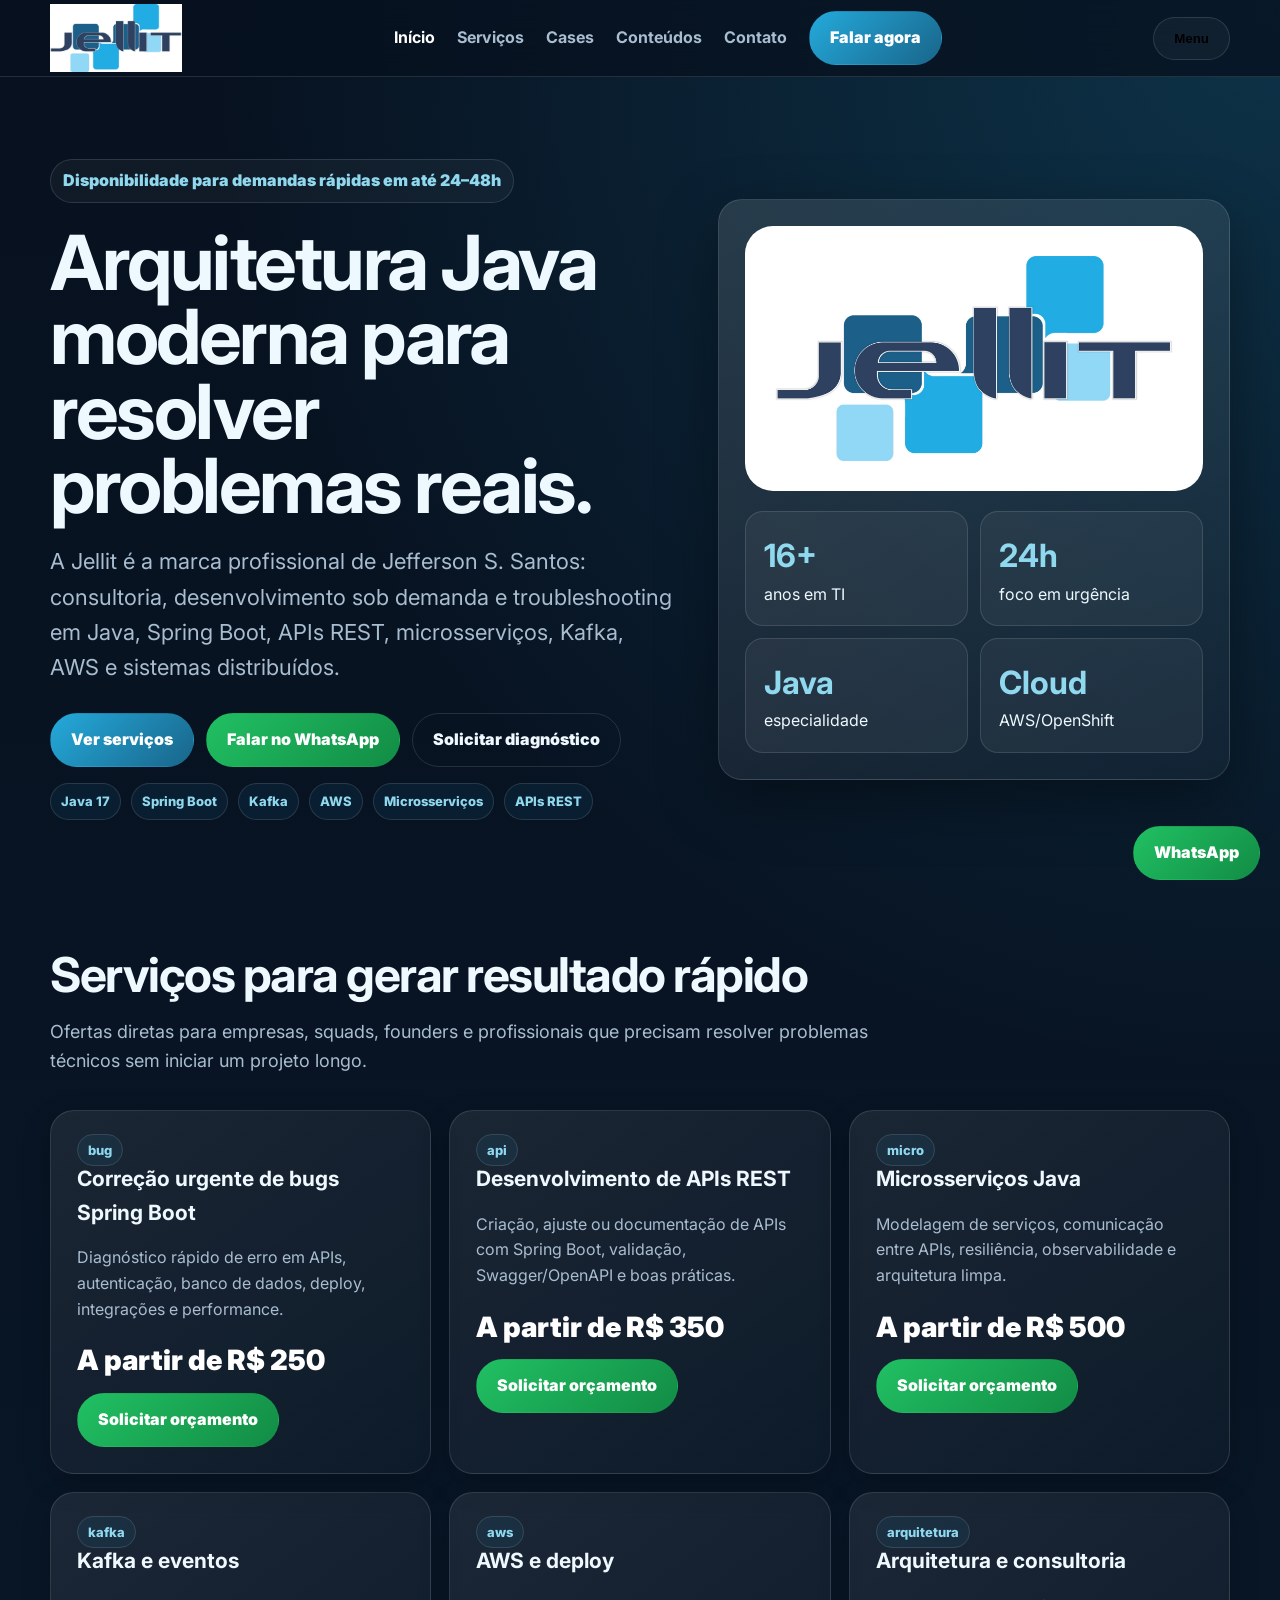
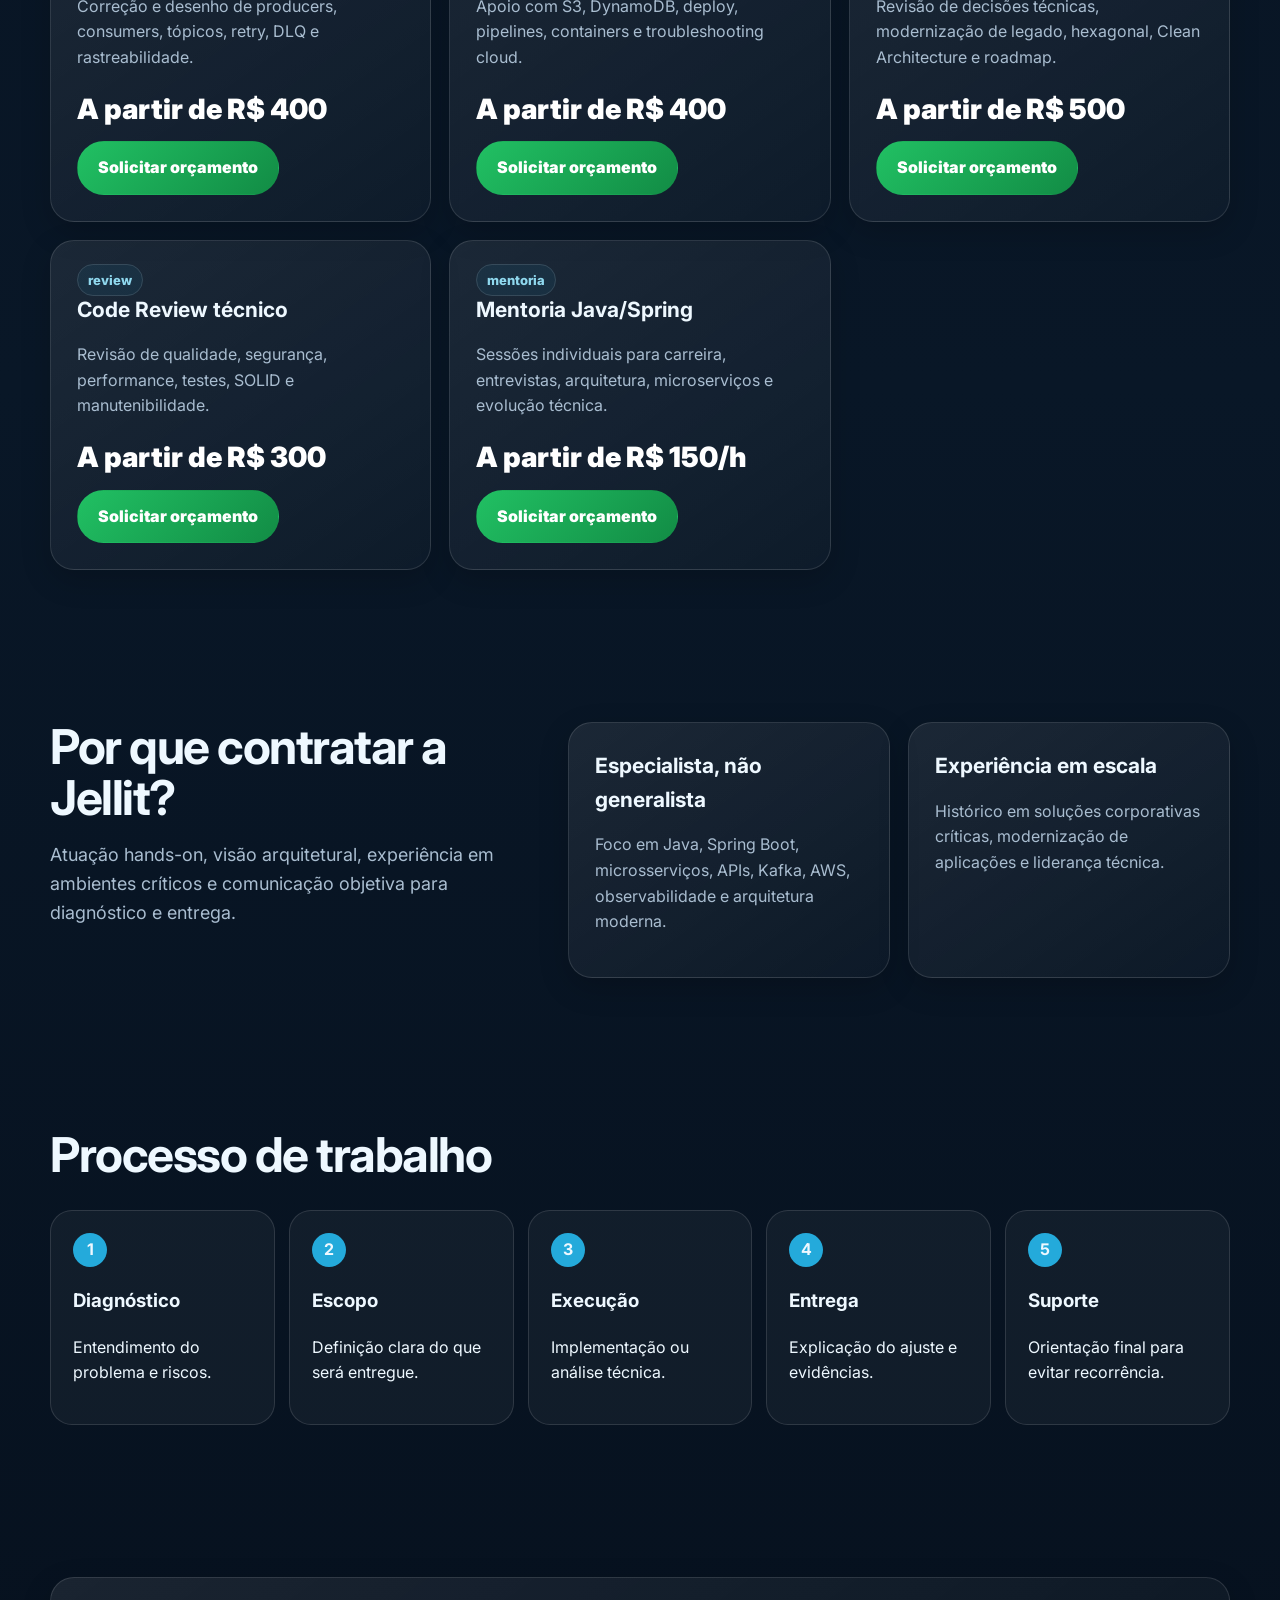
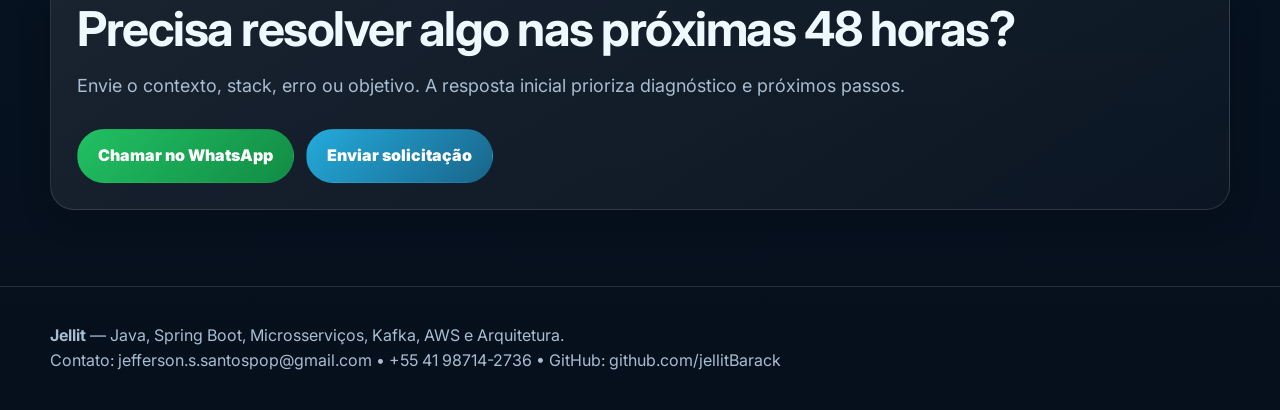
<file: index.html>
<!doctype html><html lang="pt-BR"><head><meta charset="utf-8"><meta name="viewport" content="width=device-width,initial-scale=1"><title>Jellit | Consultoria Java, Spring Boot e Microsserviços</title><meta name="description" content="Especialista Java para correção de bugs, APIs REST, microsserviços, Kafka, AWS e arquitetura de software."><meta name="theme-color" content="#1ea7d8"><link rel="canonical" href="https://SEU-USUARIO.github.io/jellit-site/"><meta property="og:title" content="Jellit | Consultoria Java, Spring Boot e Microsserviços"><meta property="og:description" content="Especialista Java para correção de bugs, APIs REST, microsserviços, Kafka, AWS e arquitetura de software."><meta property="og:type" content="website"><meta property="og:image" content="assets/img/jellit-logo.jpeg"><meta name="twitter:card" content="summary_large_image"><link rel="manifest" href="site.webmanifest"><link rel="icon" href="assets/img/jellit-logo.jpeg"><link rel="preconnect" href="https://fonts.googleapis.com"><link rel="preconnect" href="https://fonts.gstatic.com" crossorigin><link href="https://fonts.googleapis.com/css2?family=Inter:wght@400;700;800;900&display=swap" rel="stylesheet"><link rel="stylesheet" href="css/styles.css"><script type="application/ld+json">{"@context":"https://schema.org","@type":"ProfessionalService","name":"Jellit","description":"Consultoria Java, Spring Boot, microsserviços, APIs REST, Kafka e AWS.","areaServed":"Brasil","email":"jefferson.s.santospop@gmail.com","telephone":"+55 41 98714-2736"}</script></head><body><header class="topbar"><div class="container nav"><a class="brand" href="index.html"><img src="assets/img/jellit-logo.jpeg" alt="Jellit"></a><nav class="menu"><a href="index.html" style=color:white>Início</a><a href="services.html" >Serviços</a><a href="cases.html" >Cases</a><a href="blog.html" >Conteúdos</a><a href="contact.html" >Contato</a><a class="btn btn-primary" data-wa="geral" href="#">Falar agora</a></nav><button class="btn mobile-toggle">Menu</button></div></header>
<main><section class="hero"><div class="container grid"><div><span class="eyebrow">Disponibilidade para demandas rápidas em até 24–48h</span><h1>Arquitetura Java moderna para resolver problemas reais.</h1><p class="lead">A Jellit é a marca profissional de Jefferson S. Santos: consultoria, desenvolvimento sob demanda e troubleshooting em Java, Spring Boot, APIs REST, microsserviços, Kafka, AWS e sistemas distribuídos.</p><div class="actions"><a class="btn btn-primary" href="services.html">Ver serviços</a><a class="btn btn-whats" data-wa="geral" href="#">Falar no WhatsApp</a><a class="btn btn-ghost" href="contact.html">Solicitar diagnóstico</a></div><div class="taglist"><span class="tag">Java 17</span><span class="tag">Spring Boot</span><span class="tag">Kafka</span><span class="tag">AWS</span><span class="tag">Microsserviços</span><span class="tag">APIs REST</span></div></div><aside class="hero-card"><div class="hero-logo"><img src="assets/img/jellit-logo.jpeg" alt="Logotipo Jellit"></div><div class="metrics"><div class="metric"><strong>16+</strong>anos em TI</div><div class="metric"><strong>24h</strong>foco em urgência</div><div class="metric"><strong>Java</strong>especialidade</div><div class="metric"><strong>Cloud</strong>AWS/OpenShift</div></div></aside></div></section><section class="section"><div class="container"><h2>Serviços para gerar resultado rápido</h2><p class="sub">Ofertas diretas para empresas, squads, founders e profissionais que precisam resolver problemas técnicos sem iniciar um projeto longo.</p><div class="cards"><article class="card"><span class="tag">bug</span><h3>Correção urgente de bugs Spring Boot</h3><p>Diagnóstico rápido de erro em APIs, autenticação, banco de dados, deploy, integrações e performance.</p><div class="price">A partir de R$ 250</div><a class="btn btn-whats" data-wa="bug" href="#">Solicitar orçamento</a></article><article class="card"><span class="tag">api</span><h3>Desenvolvimento de APIs REST</h3><p>Criação, ajuste ou documentação de APIs com Spring Boot, validação, Swagger/OpenAPI e boas práticas.</p><div class="price">A partir de R$ 350</div><a class="btn btn-whats" data-wa="api" href="#">Solicitar orçamento</a></article><article class="card"><span class="tag">micro</span><h3>Microsserviços Java</h3><p>Modelagem de serviços, comunicação entre APIs, resiliência, observabilidade e arquitetura limpa.</p><div class="price">A partir de R$ 500</div><a class="btn btn-whats" data-wa="micro" href="#">Solicitar orçamento</a></article><article class="card"><span class="tag">kafka</span><h3>Kafka e eventos</h3><p>Correção e desenho de producers, consumers, tópicos, retry, DLQ e rastreabilidade.</p><div class="price">A partir de R$ 400</div><a class="btn btn-whats" data-wa="kafka" href="#">Solicitar orçamento</a></article><article class="card"><span class="tag">aws</span><h3>AWS e deploy</h3><p>Apoio com S3, DynamoDB, deploy, pipelines, containers e troubleshooting cloud.</p><div class="price">A partir de R$ 400</div><a class="btn btn-whats" data-wa="aws" href="#">Solicitar orçamento</a></article><article class="card"><span class="tag">arquitetura</span><h3>Arquitetura e consultoria</h3><p>Revisão de decisões técnicas, modernização de legado, hexagonal, Clean Architecture e roadmap.</p><div class="price">A partir de R$ 500</div><a class="btn btn-whats" data-wa="arquitetura" href="#">Solicitar orçamento</a></article><article class="card"><span class="tag">review</span><h3>Code Review técnico</h3><p>Revisão de qualidade, segurança, performance, testes, SOLID e manutenibilidade.</p><div class="price">A partir de R$ 300</div><a class="btn btn-whats" data-wa="review" href="#">Solicitar orçamento</a></article><article class="card"><span class="tag">mentoria</span><h3>Mentoria Java/Spring</h3><p>Sessões individuais para carreira, entrevistas, arquitetura, microserviços e evolução técnica.</p><div class="price">A partir de R$ 150/h</div><a class="btn btn-whats" data-wa="mentoria" href="#">Solicitar orçamento</a></article></div></div></section><section class="section"><div class="container split"><div><h2>Por que contratar a Jellit?</h2><p class="sub">Atuação hands-on, visão arquitetural, experiência em ambientes críticos e comunicação objetiva para diagnóstico e entrega.</p></div><div class="cards" style="grid-template-columns:1fr 1fr;margin-top:0"><div class="card"><h3>Especialista, não generalista</h3><p>Foco em Java, Spring Boot, microsserviços, APIs, Kafka, AWS, observabilidade e arquitetura moderna.</p></div><div class="card"><h3>Experiência em escala</h3><p>Histórico em soluções corporativas críticas, modernização de aplicações e liderança técnica.</p></div></div></div></section><section class="section"><div class="container"><h2>Processo de trabalho</h2><div class="process"><div class="step"><b>1</b><h3>Diagnóstico</h3><p>Entendimento do problema e riscos.</p></div><div class="step"><b>2</b><h3>Escopo</h3><p>Definição clara do que será entregue.</p></div><div class="step"><b>3</b><h3>Execução</h3><p>Implementação ou análise técnica.</p></div><div class="step"><b>4</b><h3>Entrega</h3><p>Explicação do ajuste e evidências.</p></div><div class="step"><b>5</b><h3>Suporte</h3><p>Orientação final para evitar recorrência.</p></div></div></div></section><section class="section"><div class="container"><div class="card"><h2>Precisa resolver algo nas próximas 48 horas?</h2><p class="sub">Envie o contexto, stack, erro ou objetivo. A resposta inicial prioriza diagnóstico e próximos passos.</p><div class="actions"><a class="btn btn-whats" data-wa="geral" href="#">Chamar no WhatsApp</a><a class="btn btn-primary" href="contact.html">Enviar solicitação</a></div></div></div></section></main><a class="btn btn-whats floating-whats" data-wa="geral" href="#">WhatsApp</a><footer class="footer"><div class="container"><strong>Jellit</strong> — Java, Spring Boot, Microsserviços, Kafka, AWS e Arquitetura. <br>Contato: jefferson.s.santospop@gmail.com • +55 41 98714-2736 • GitHub: github.com/jellitBarack</div></footer><script src="js/app.js"></script></body></html>
</file>
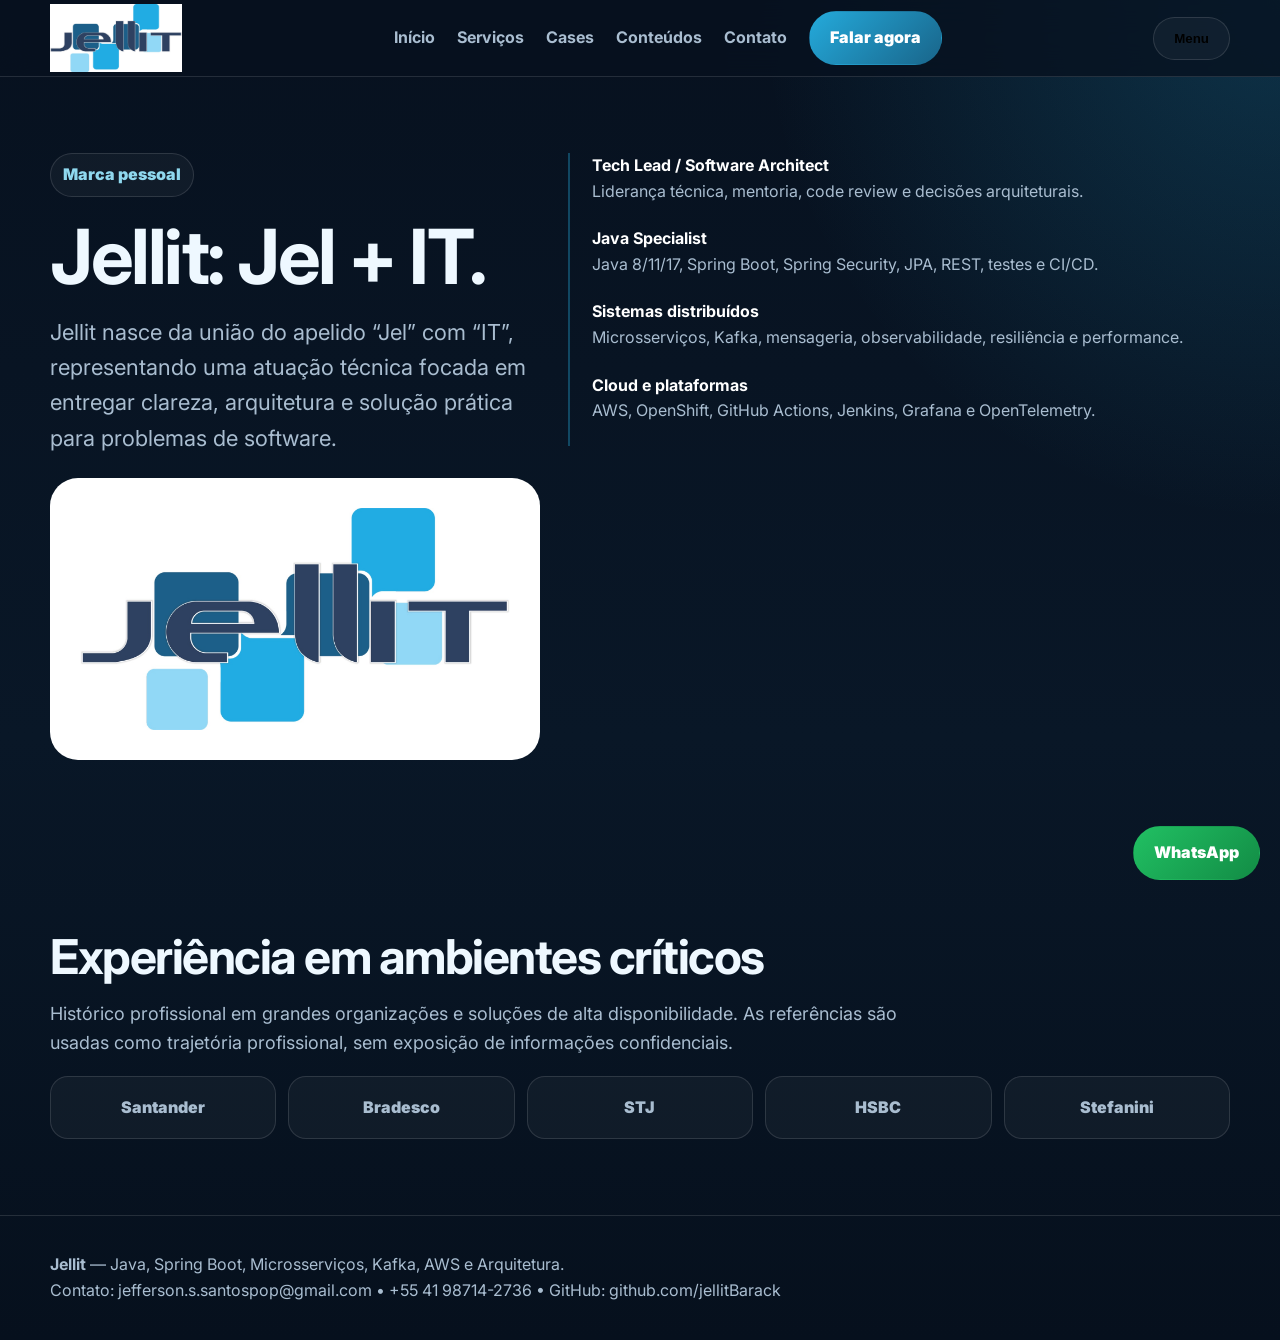
<file: about.html>
<!doctype html><html lang="pt-BR"><head><meta charset="utf-8"><meta name="viewport" content="width=device-width,initial-scale=1"><title>Sobre a Jellit | Jefferson S. Santos</title><meta name="description" content="Conheça a Jellit, marca profissional de Jefferson S. Santos para consultoria Java, Spring Boot e arquitetura."><meta name="theme-color" content="#1ea7d8"><link rel="canonical" href="https://SEU-USUARIO.github.io/jellit-site/about.html"><meta property="og:title" content="Sobre a Jellit | Jefferson S. Santos"><meta property="og:description" content="Conheça a Jellit, marca profissional de Jefferson S. Santos para consultoria Java, Spring Boot e arquitetura."><meta property="og:type" content="website"><meta property="og:image" content="assets/img/jellit-logo.jpeg"><meta name="twitter:card" content="summary_large_image"><link rel="manifest" href="site.webmanifest"><link rel="icon" href="assets/img/jellit-logo.jpeg"><link rel="preconnect" href="https://fonts.googleapis.com"><link rel="preconnect" href="https://fonts.gstatic.com" crossorigin><link href="https://fonts.googleapis.com/css2?family=Inter:wght@400;700;800;900&display=swap" rel="stylesheet"><link rel="stylesheet" href="css/styles.css"><script type="application/ld+json">{"@context":"https://schema.org","@type":"ProfessionalService","name":"Jellit","description":"Consultoria Java, Spring Boot, microsserviços, APIs REST, Kafka e AWS.","areaServed":"Brasil","email":"jefferson.s.santospop@gmail.com","telephone":"+55 41 98714-2736"}</script></head><body><header class="topbar"><div class="container nav"><a class="brand" href="index.html"><img src="assets/img/jellit-logo.jpeg" alt="Jellit"></a><nav class="menu"><a href="index.html" >Início</a><a href="services.html" >Serviços</a><a href="cases.html" >Cases</a><a href="blog.html" >Conteúdos</a><a href="contact.html" >Contato</a><a class="btn btn-primary" data-wa="geral" href="#">Falar agora</a></nav><button class="btn mobile-toggle">Menu</button></div></header><main><section class="section"><div class="container split"><div><span class="eyebrow">Marca pessoal</span><h1>Jellit: Jel + IT.</h1><p class="lead">Jellit nasce da união do apelido “Jel” com “IT”, representando uma atuação técnica focada em entregar clareza, arquitetura e solução prática para problemas de software.</p><div class="hero-logo"><img src="assets/img/jellit-logo.jpeg" alt="Logotipo Jellit"></div></div><div class="timeline"><div class="timeline-item"><strong>Tech Lead / Software Architect</strong><span>Liderança técnica, mentoria, code review e decisões arquiteturais.</span></div><div class="timeline-item"><strong>Java Specialist</strong><span>Java 8/11/17, Spring Boot, Spring Security, JPA, REST, testes e CI/CD.</span></div><div class="timeline-item"><strong>Sistemas distribuídos</strong><span>Microsserviços, Kafka, mensageria, observabilidade, resiliência e performance.</span></div><div class="timeline-item"><strong>Cloud e plataformas</strong><span>AWS, OpenShift, GitHub Actions, Jenkins, Grafana e OpenTelemetry.</span></div></div></div></section><section class="section"><div class="container"><h2>Experiência em ambientes críticos</h2><p class="sub">Histórico profissional em grandes organizações e soluções de alta disponibilidade. As referências são usadas como trajetória profissional, sem exposição de informações confidenciais.</p><div class="logos"><div class="logo-pill">Santander</div><div class="logo-pill">Bradesco</div><div class="logo-pill">STJ</div><div class="logo-pill">HSBC</div><div class="logo-pill">Stefanini</div></div></div></section></main><a class="btn btn-whats floating-whats" data-wa="geral" href="#">WhatsApp</a><footer class="footer"><div class="container"><strong>Jellit</strong> — Java, Spring Boot, Microsserviços, Kafka, AWS e Arquitetura. <br>Contato: jefferson.s.santospop@gmail.com • +55 41 98714-2736 • GitHub: github.com/jellitBarack</div></footer><script src="js/app.js"></script></body></html>
</file>
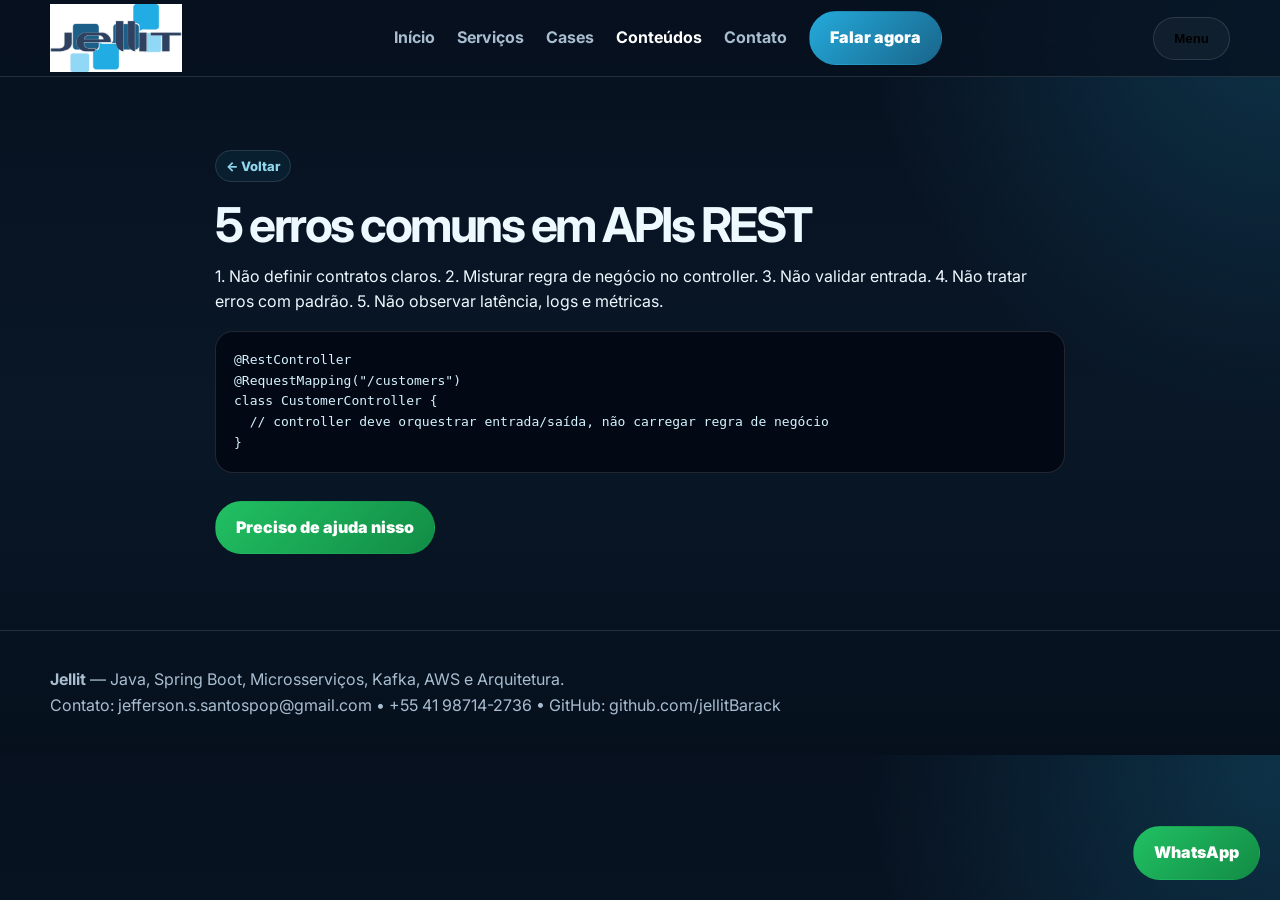
<file: blog-api-rest.html>
<!doctype html><html lang="pt-BR"><head><meta charset="utf-8"><meta name="viewport" content="width=device-width,initial-scale=1"><title>5 erros comuns em APIs REST | Jellit</title><meta name="description" content="5 erros comuns em APIs REST"><meta name="theme-color" content="#1ea7d8"><link rel="canonical" href="https://SEU-USUARIO.github.io/jellit-site/blog-api-rest.html"><meta property="og:title" content="5 erros comuns em APIs REST | Jellit"><meta property="og:description" content="5 erros comuns em APIs REST"><meta property="og:type" content="website"><meta property="og:image" content="assets/img/jellit-logo.jpeg"><meta name="twitter:card" content="summary_large_image"><link rel="manifest" href="site.webmanifest"><link rel="icon" href="assets/img/jellit-logo.jpeg"><link rel="preconnect" href="https://fonts.googleapis.com"><link rel="preconnect" href="https://fonts.gstatic.com" crossorigin><link href="https://fonts.googleapis.com/css2?family=Inter:wght@400;700;800;900&display=swap" rel="stylesheet"><link rel="stylesheet" href="css/styles.css"><script type="application/ld+json">{"@context":"https://schema.org","@type":"ProfessionalService","name":"Jellit","description":"Consultoria Java, Spring Boot, microsserviços, APIs REST, Kafka e AWS.","areaServed":"Brasil","email":"jefferson.s.santospop@gmail.com","telephone":"+55 41 98714-2736"}</script></head><body><header class="topbar"><div class="container nav"><a class="brand" href="index.html"><img src="assets/img/jellit-logo.jpeg" alt="Jellit"></a><nav class="menu"><a href="index.html" >Início</a><a href="services.html" >Serviços</a><a href="cases.html" >Cases</a><a href="blog.html" style=color:white>Conteúdos</a><a href="contact.html" >Contato</a><a class="btn btn-primary" data-wa="geral" href="#">Falar agora</a></nav><button class="btn mobile-toggle">Menu</button></div></header><main><section class="section"><div class="container post"><a class="tag" href="blog.html">← Voltar</a><h1>5 erros comuns em APIs REST</h1><p>1. Não definir contratos claros. 2. Misturar regra de negócio no controller. 3. Não validar entrada. 4. Não tratar erros com padrão. 5. Não observar latência, logs e métricas.</p><pre><code>@RestController
@RequestMapping("/customers")
class CustomerController {
  // controller deve orquestrar entrada/saída, não carregar regra de negócio
}</code></pre><div class="actions"><a class="btn btn-whats" data-wa="geral" href="#">Preciso de ajuda nisso</a></div></div></section></main><a class="btn btn-whats floating-whats" data-wa="geral" href="#">WhatsApp</a><footer class="footer"><div class="container"><strong>Jellit</strong> — Java, Spring Boot, Microsserviços, Kafka, AWS e Arquitetura. <br>Contato: jefferson.s.santospop@gmail.com • +55 41 98714-2736 • GitHub: github.com/jellitBarack</div></footer><script src="js/app.js"></script></body></html>
</file>
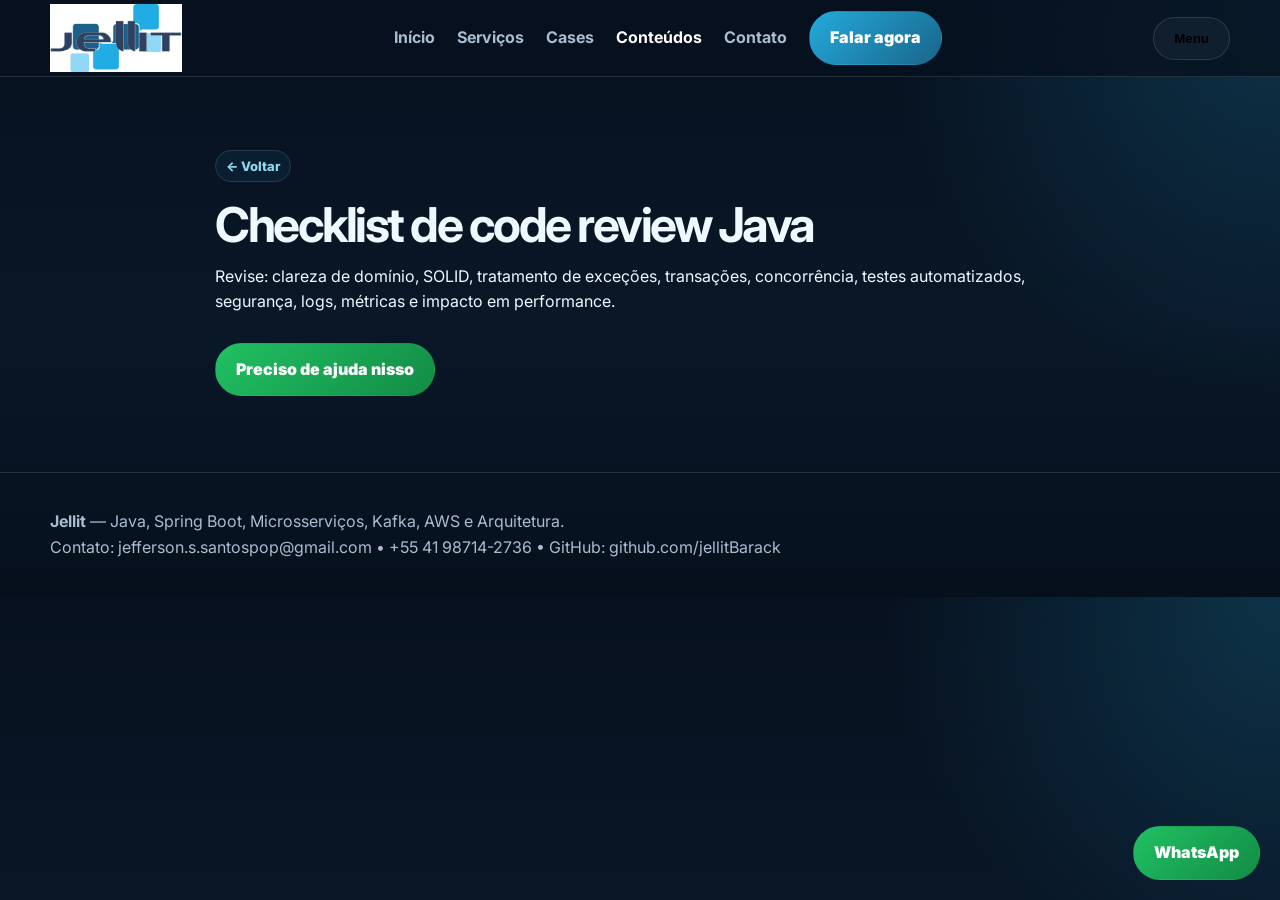
<file: blog-code-review-java.html>
<!doctype html><html lang="pt-BR"><head><meta charset="utf-8"><meta name="viewport" content="width=device-width,initial-scale=1"><title>Checklist de code review Java | Jellit</title><meta name="description" content="Checklist de code review Java"><meta name="theme-color" content="#1ea7d8"><link rel="canonical" href="https://SEU-USUARIO.github.io/jellit-site/blog-code-review-java.html"><meta property="og:title" content="Checklist de code review Java | Jellit"><meta property="og:description" content="Checklist de code review Java"><meta property="og:type" content="website"><meta property="og:image" content="assets/img/jellit-logo.jpeg"><meta name="twitter:card" content="summary_large_image"><link rel="manifest" href="site.webmanifest"><link rel="icon" href="assets/img/jellit-logo.jpeg"><link rel="preconnect" href="https://fonts.googleapis.com"><link rel="preconnect" href="https://fonts.gstatic.com" crossorigin><link href="https://fonts.googleapis.com/css2?family=Inter:wght@400;700;800;900&display=swap" rel="stylesheet"><link rel="stylesheet" href="css/styles.css"><script type="application/ld+json">{"@context":"https://schema.org","@type":"ProfessionalService","name":"Jellit","description":"Consultoria Java, Spring Boot, microsserviços, APIs REST, Kafka e AWS.","areaServed":"Brasil","email":"jefferson.s.santospop@gmail.com","telephone":"+55 41 98714-2736"}</script></head><body><header class="topbar"><div class="container nav"><a class="brand" href="index.html"><img src="assets/img/jellit-logo.jpeg" alt="Jellit"></a><nav class="menu"><a href="index.html" >Início</a><a href="services.html" >Serviços</a><a href="cases.html" >Cases</a><a href="blog.html" style=color:white>Conteúdos</a><a href="contact.html" >Contato</a><a class="btn btn-primary" data-wa="geral" href="#">Falar agora</a></nav><button class="btn mobile-toggle">Menu</button></div></header><main><section class="section"><div class="container post"><a class="tag" href="blog.html">← Voltar</a><h1>Checklist de code review Java</h1><p>Revise: clareza de domínio, SOLID, tratamento de exceções, transações, concorrência, testes automatizados, segurança, logs, métricas e impacto em performance.</p><div class="actions"><a class="btn btn-whats" data-wa="geral" href="#">Preciso de ajuda nisso</a></div></div></section></main><a class="btn btn-whats floating-whats" data-wa="geral" href="#">WhatsApp</a><footer class="footer"><div class="container"><strong>Jellit</strong> — Java, Spring Boot, Microsserviços, Kafka, AWS e Arquitetura. <br>Contato: jefferson.s.santospop@gmail.com • +55 41 98714-2736 • GitHub: github.com/jellitBarack</div></footer><script src="js/app.js"></script></body></html>
</file>
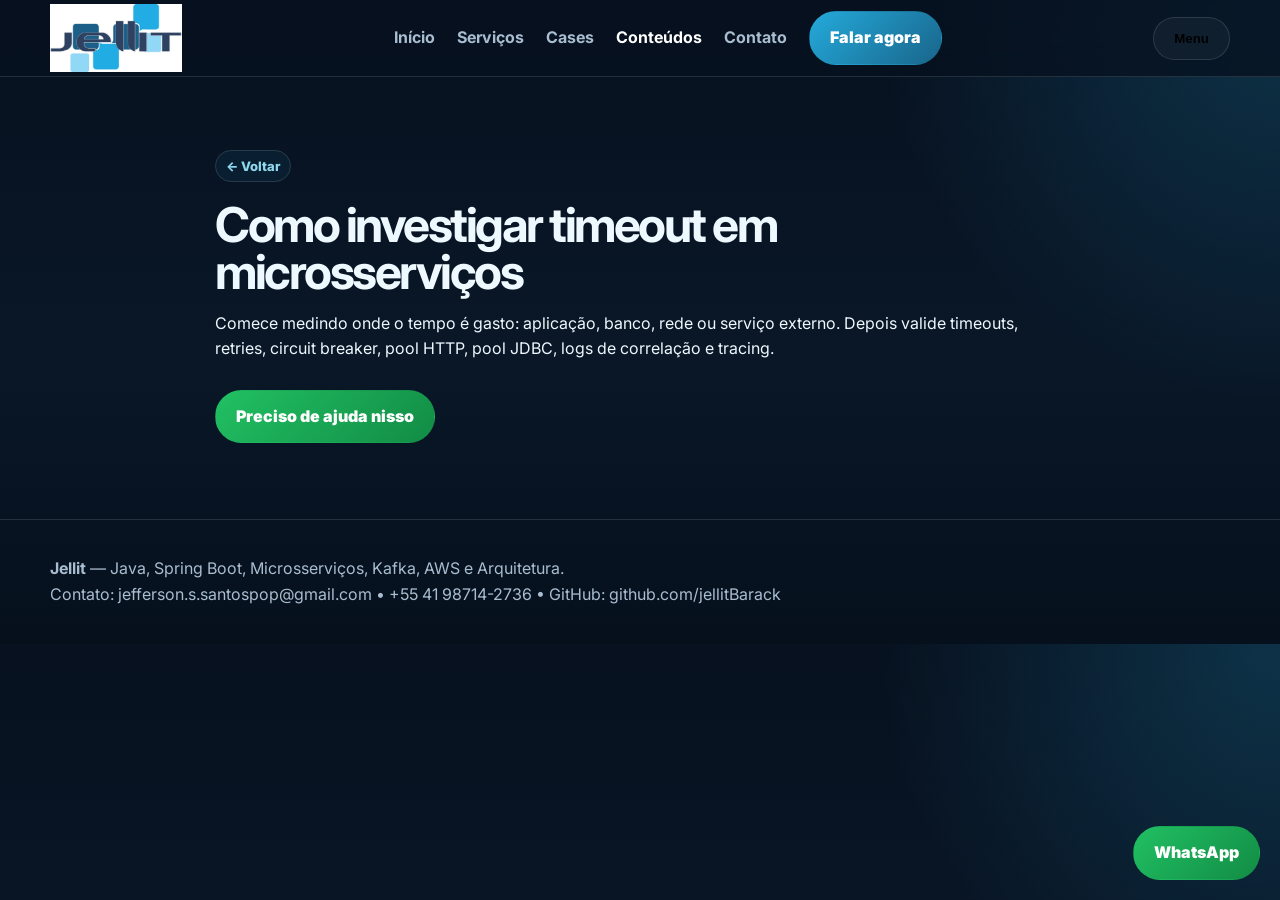
<file: blog-timeout-microservicos.html>
<!doctype html><html lang="pt-BR"><head><meta charset="utf-8"><meta name="viewport" content="width=device-width,initial-scale=1"><title>Como investigar timeout em microsserviços | Jellit</title><meta name="description" content="Como investigar timeout em microsserviços"><meta name="theme-color" content="#1ea7d8"><link rel="canonical" href="https://SEU-USUARIO.github.io/jellit-site/blog-timeout-microservicos.html"><meta property="og:title" content="Como investigar timeout em microsserviços | Jellit"><meta property="og:description" content="Como investigar timeout em microsserviços"><meta property="og:type" content="website"><meta property="og:image" content="assets/img/jellit-logo.jpeg"><meta name="twitter:card" content="summary_large_image"><link rel="manifest" href="site.webmanifest"><link rel="icon" href="assets/img/jellit-logo.jpeg"><link rel="preconnect" href="https://fonts.googleapis.com"><link rel="preconnect" href="https://fonts.gstatic.com" crossorigin><link href="https://fonts.googleapis.com/css2?family=Inter:wght@400;700;800;900&display=swap" rel="stylesheet"><link rel="stylesheet" href="css/styles.css"><script type="application/ld+json">{"@context":"https://schema.org","@type":"ProfessionalService","name":"Jellit","description":"Consultoria Java, Spring Boot, microsserviços, APIs REST, Kafka e AWS.","areaServed":"Brasil","email":"jefferson.s.santospop@gmail.com","telephone":"+55 41 98714-2736"}</script></head><body><header class="topbar"><div class="container nav"><a class="brand" href="index.html"><img src="assets/img/jellit-logo.jpeg" alt="Jellit"></a><nav class="menu"><a href="index.html" >Início</a><a href="services.html" >Serviços</a><a href="cases.html" >Cases</a><a href="blog.html" style=color:white>Conteúdos</a><a href="contact.html" >Contato</a><a class="btn btn-primary" data-wa="geral" href="#">Falar agora</a></nav><button class="btn mobile-toggle">Menu</button></div></header><main><section class="section"><div class="container post"><a class="tag" href="blog.html">← Voltar</a><h1>Como investigar timeout em microsserviços</h1><p>Comece medindo onde o tempo é gasto: aplicação, banco, rede ou serviço externo. Depois valide timeouts, retries, circuit breaker, pool HTTP, pool JDBC, logs de correlação e tracing.</p><div class="actions"><a class="btn btn-whats" data-wa="geral" href="#">Preciso de ajuda nisso</a></div></div></section></main><a class="btn btn-whats floating-whats" data-wa="geral" href="#">WhatsApp</a><footer class="footer"><div class="container"><strong>Jellit</strong> — Java, Spring Boot, Microsserviços, Kafka, AWS e Arquitetura. <br>Contato: jefferson.s.santospop@gmail.com • +55 41 98714-2736 • GitHub: github.com/jellitBarack</div></footer><script src="js/app.js"></script></body></html>
</file>
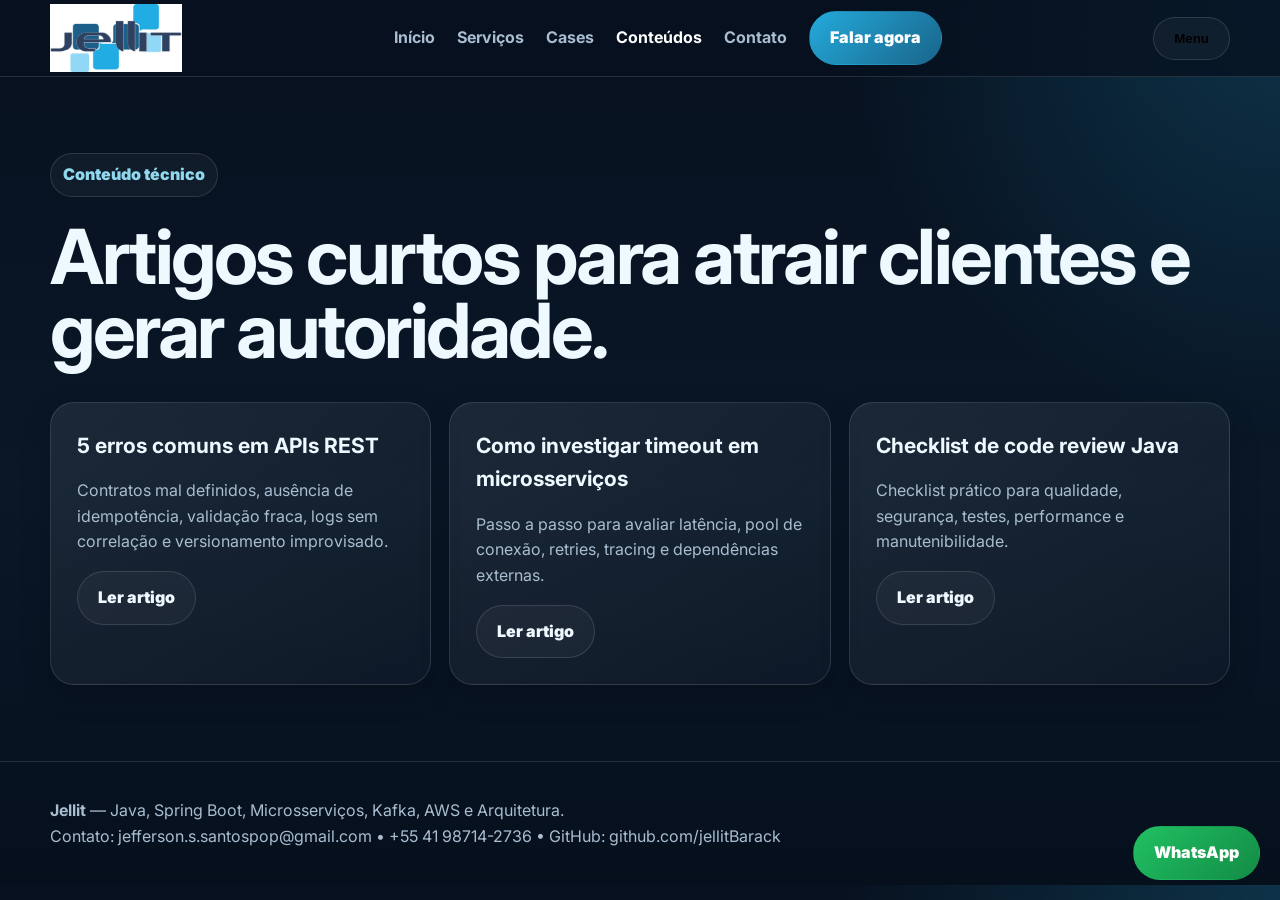
<file: blog.html>
<!doctype html><html lang="pt-BR"><head><meta charset="utf-8"><meta name="viewport" content="width=device-width,initial-scale=1"><title>Conteúdos Jellit | Java e Arquitetura</title><meta name="description" content="Conteúdos técnicos sobre Java, APIs REST, Spring Boot, microsserviços, Kafka e AWS."><meta name="theme-color" content="#1ea7d8"><link rel="canonical" href="https://SEU-USUARIO.github.io/jellit-site/blog.html"><meta property="og:title" content="Conteúdos Jellit | Java e Arquitetura"><meta property="og:description" content="Conteúdos técnicos sobre Java, APIs REST, Spring Boot, microsserviços, Kafka e AWS."><meta property="og:type" content="website"><meta property="og:image" content="assets/img/jellit-logo.jpeg"><meta name="twitter:card" content="summary_large_image"><link rel="manifest" href="site.webmanifest"><link rel="icon" href="assets/img/jellit-logo.jpeg"><link rel="preconnect" href="https://fonts.googleapis.com"><link rel="preconnect" href="https://fonts.gstatic.com" crossorigin><link href="https://fonts.googleapis.com/css2?family=Inter:wght@400;700;800;900&display=swap" rel="stylesheet"><link rel="stylesheet" href="css/styles.css"><script type="application/ld+json">{"@context":"https://schema.org","@type":"ProfessionalService","name":"Jellit","description":"Consultoria Java, Spring Boot, microsserviços, APIs REST, Kafka e AWS.","areaServed":"Brasil","email":"jefferson.s.santospop@gmail.com","telephone":"+55 41 98714-2736"}</script></head><body><header class="topbar"><div class="container nav"><a class="brand" href="index.html"><img src="assets/img/jellit-logo.jpeg" alt="Jellit"></a><nav class="menu"><a href="index.html" >Início</a><a href="services.html" >Serviços</a><a href="cases.html" >Cases</a><a href="blog.html" style=color:white>Conteúdos</a><a href="contact.html" >Contato</a><a class="btn btn-primary" data-wa="geral" href="#">Falar agora</a></nav><button class="btn mobile-toggle">Menu</button></div></header><main><section class="section"><div class="container"><span class="eyebrow">Conteúdo técnico</span><h1>Artigos curtos para atrair clientes e gerar autoridade.</h1><div class="cards"><article class="card"><h3>5 erros comuns em APIs REST</h3><p>Contratos mal definidos, ausência de idempotência, validação fraca, logs sem correlação e versionamento improvisado.</p><a class="btn" href="blog-api-rest.html">Ler artigo</a></article><article class="card"><h3>Como investigar timeout em microsserviços</h3><p>Passo a passo para avaliar latência, pool de conexão, retries, tracing e dependências externas.</p><a class="btn" href="blog-timeout-microservicos.html">Ler artigo</a></article><article class="card"><h3>Checklist de code review Java</h3><p>Checklist prático para qualidade, segurança, testes, performance e manutenibilidade.</p><a class="btn" href="blog-code-review-java.html">Ler artigo</a></article></div></div></section></main><a class="btn btn-whats floating-whats" data-wa="geral" href="#">WhatsApp</a><footer class="footer"><div class="container"><strong>Jellit</strong> — Java, Spring Boot, Microsserviços, Kafka, AWS e Arquitetura. <br>Contato: jefferson.s.santospop@gmail.com • +55 41 98714-2736 • GitHub: github.com/jellitBarack</div></footer><script src="js/app.js"></script></body></html>
</file>
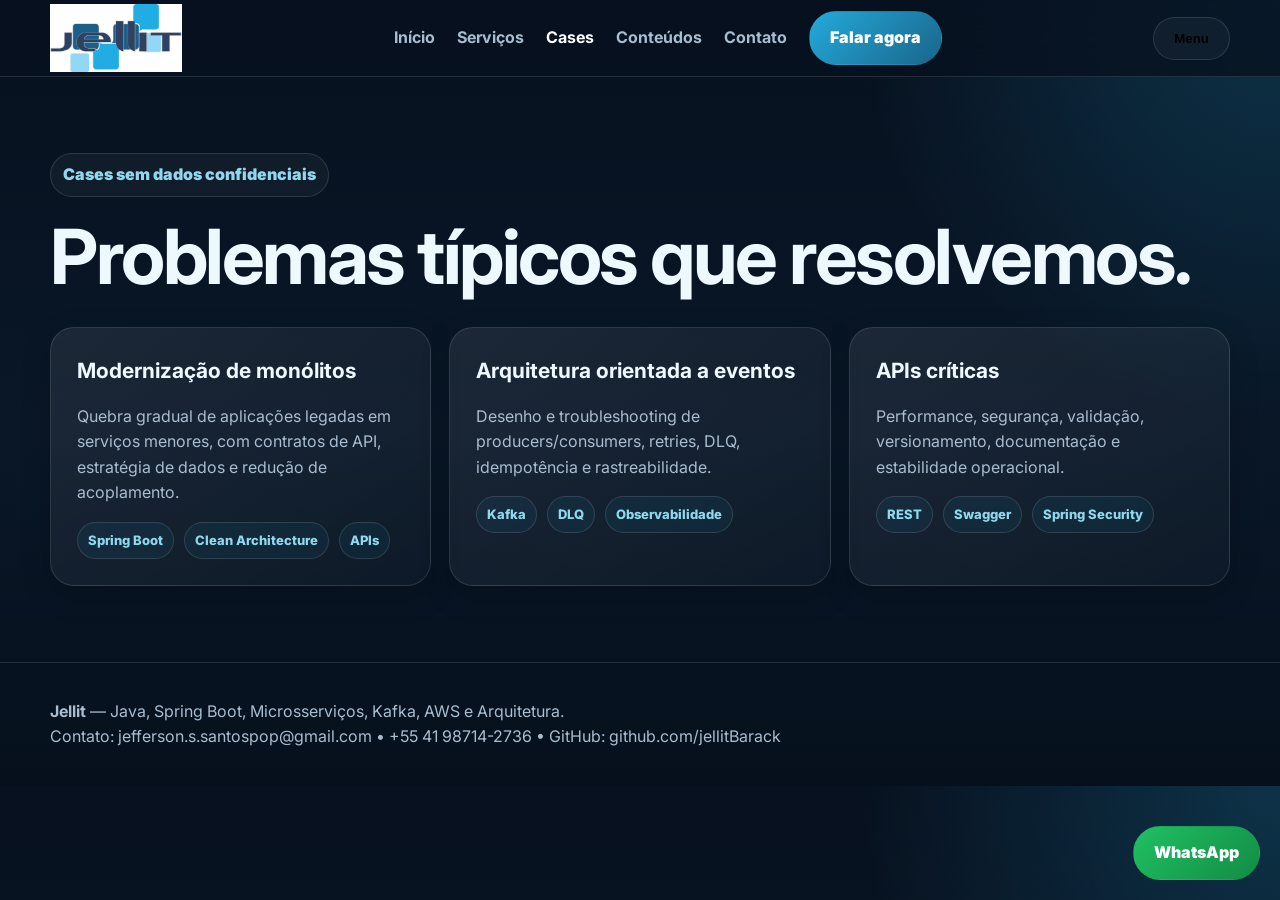
<file: cases.html>
<!doctype html><html lang="pt-BR"><head><meta charset="utf-8"><meta name="viewport" content="width=device-width,initial-scale=1"><title>Cases e especialidades Jellit</title><meta name="description" content="Exemplos de problemas que a Jellit resolve com Java, Spring Boot, microsserviços, Kafka e AWS."><meta name="theme-color" content="#1ea7d8"><link rel="canonical" href="https://SEU-USUARIO.github.io/jellit-site/cases.html"><meta property="og:title" content="Cases e especialidades Jellit"><meta property="og:description" content="Exemplos de problemas que a Jellit resolve com Java, Spring Boot, microsserviços, Kafka e AWS."><meta property="og:type" content="website"><meta property="og:image" content="assets/img/jellit-logo.jpeg"><meta name="twitter:card" content="summary_large_image"><link rel="manifest" href="site.webmanifest"><link rel="icon" href="assets/img/jellit-logo.jpeg"><link rel="preconnect" href="https://fonts.googleapis.com"><link rel="preconnect" href="https://fonts.gstatic.com" crossorigin><link href="https://fonts.googleapis.com/css2?family=Inter:wght@400;700;800;900&display=swap" rel="stylesheet"><link rel="stylesheet" href="css/styles.css"><script type="application/ld+json">{"@context":"https://schema.org","@type":"ProfessionalService","name":"Jellit","description":"Consultoria Java, Spring Boot, microsserviços, APIs REST, Kafka e AWS.","areaServed":"Brasil","email":"jefferson.s.santospop@gmail.com","telephone":"+55 41 98714-2736"}</script></head><body><header class="topbar"><div class="container nav"><a class="brand" href="index.html"><img src="assets/img/jellit-logo.jpeg" alt="Jellit"></a><nav class="menu"><a href="index.html" >Início</a><a href="services.html" >Serviços</a><a href="cases.html" style=color:white>Cases</a><a href="blog.html" >Conteúdos</a><a href="contact.html" >Contato</a><a class="btn btn-primary" data-wa="geral" href="#">Falar agora</a></nav><button class="btn mobile-toggle">Menu</button></div></header><main><section class="section"><div class="container"><span class="eyebrow">Cases sem dados confidenciais</span><h1>Problemas típicos que resolvemos.</h1><div class="cards"><article class="card"><h3>Modernização de monólitos</h3><p>Quebra gradual de aplicações legadas em serviços menores, com contratos de API, estratégia de dados e redução de acoplamento.</p><div class="taglist"><span class="tag">Spring Boot</span><span class="tag">Clean Architecture</span><span class="tag">APIs</span></div></article><article class="card"><h3>Arquitetura orientada a eventos</h3><p>Desenho e troubleshooting de producers/consumers, retries, DLQ, idempotência e rastreabilidade.</p><div class="taglist"><span class="tag">Kafka</span><span class="tag">DLQ</span><span class="tag">Observabilidade</span></div></article><article class="card"><h3>APIs críticas</h3><p>Performance, segurança, validação, versionamento, documentação e estabilidade operacional.</p><div class="taglist"><span class="tag">REST</span><span class="tag">Swagger</span><span class="tag">Spring Security</span></div></article></div></div></section></main><a class="btn btn-whats floating-whats" data-wa="geral" href="#">WhatsApp</a><footer class="footer"><div class="container"><strong>Jellit</strong> — Java, Spring Boot, Microsserviços, Kafka, AWS e Arquitetura. <br>Contato: jefferson.s.santospop@gmail.com • +55 41 98714-2736 • GitHub: github.com/jellitBarack</div></footer><script src="js/app.js"></script></body></html>
</file>
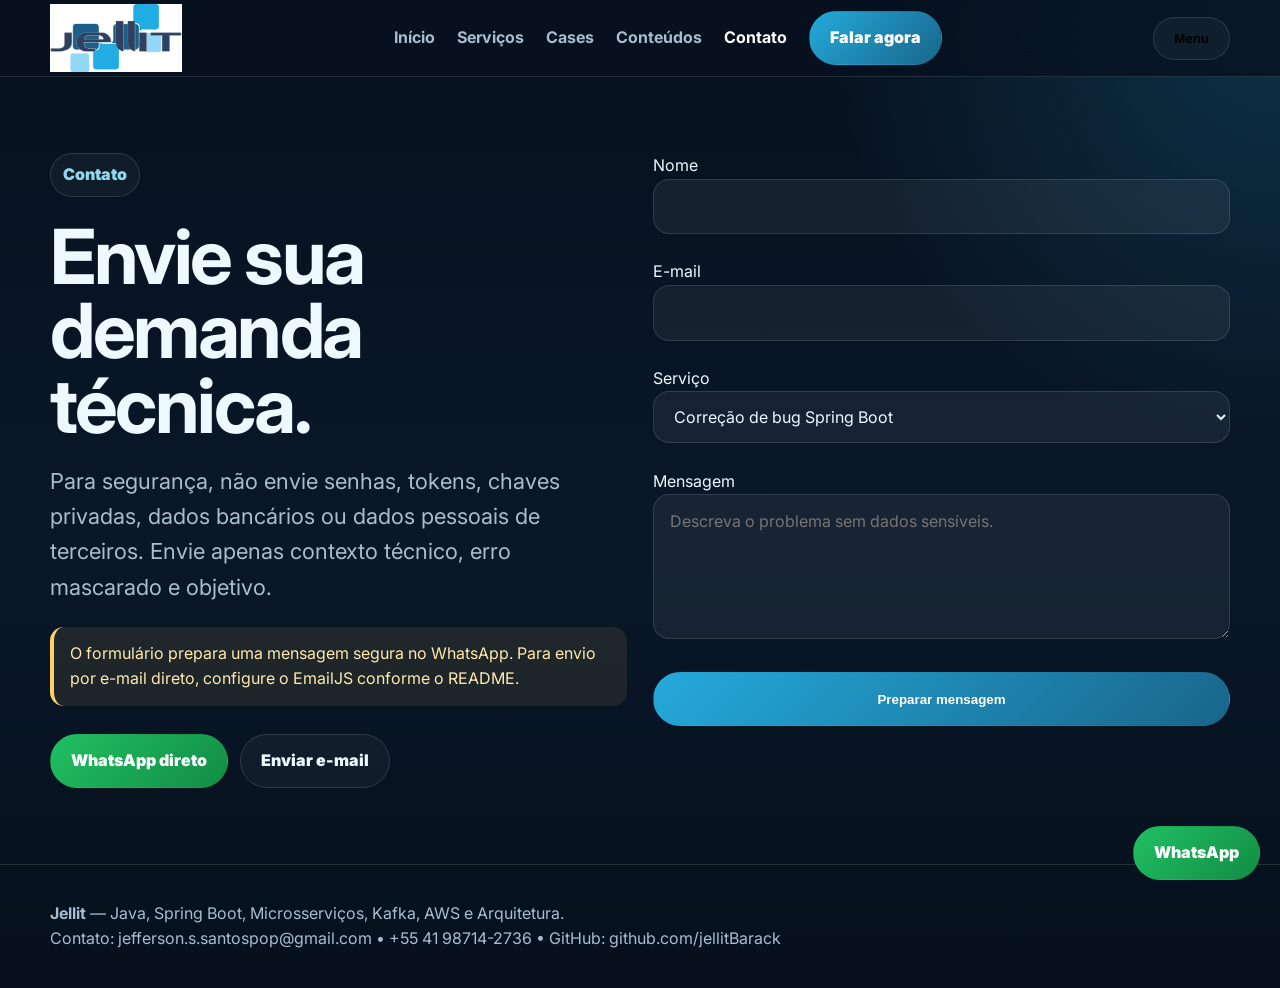
<file: contact.html>
<!doctype html><html lang="pt-BR"><head><meta charset="utf-8"><meta name="viewport" content="width=device-width,initial-scale=1"><title>Contato Jellit | Solicitar orçamento</title><meta name="description" content="Fale com a Jellit para consultoria Java, Spring Boot, APIs REST, microsserviços, Kafka e AWS."><meta name="theme-color" content="#1ea7d8"><link rel="canonical" href="https://SEU-USUARIO.github.io/jellit-site/contact.html"><meta property="og:title" content="Contato Jellit | Solicitar orçamento"><meta property="og:description" content="Fale com a Jellit para consultoria Java, Spring Boot, APIs REST, microsserviços, Kafka e AWS."><meta property="og:type" content="website"><meta property="og:image" content="assets/img/jellit-logo.jpeg"><meta name="twitter:card" content="summary_large_image"><link rel="manifest" href="site.webmanifest"><link rel="icon" href="assets/img/jellit-logo.jpeg"><link rel="preconnect" href="https://fonts.googleapis.com"><link rel="preconnect" href="https://fonts.gstatic.com" crossorigin><link href="https://fonts.googleapis.com/css2?family=Inter:wght@400;700;800;900&display=swap" rel="stylesheet"><link rel="stylesheet" href="css/styles.css"><script type="application/ld+json">{"@context":"https://schema.org","@type":"ProfessionalService","name":"Jellit","description":"Consultoria Java, Spring Boot, microsserviços, APIs REST, Kafka e AWS.","areaServed":"Brasil","email":"jefferson.s.santospop@gmail.com","telephone":"+55 41 98714-2736"}</script></head><body><header class="topbar"><div class="container nav"><a class="brand" href="index.html"><img src="assets/img/jellit-logo.jpeg" alt="Jellit"></a><nav class="menu"><a href="index.html" >Início</a><a href="services.html" >Serviços</a><a href="cases.html" >Cases</a><a href="blog.html" >Conteúdos</a><a href="contact.html" style=color:white>Contato</a><a class="btn btn-primary" data-wa="geral" href="#">Falar agora</a></nav><button class="btn mobile-toggle">Menu</button></div></header><main><section class="section"><div class="container contact-box"><div><span class="eyebrow">Contato</span><h1>Envie sua demanda técnica.</h1><p class="lead">Para segurança, não envie senhas, tokens, chaves privadas, dados bancários ou dados pessoais de terceiros. Envie apenas contexto técnico, erro mascarado e objetivo.</p><div class="notice">O formulário prepara uma mensagem segura no WhatsApp. Para envio por e-mail direto, configure o EmailJS conforme o README.</div><div class="actions"><a class="btn btn-whats" data-wa="geral" href="#">WhatsApp direto</a><a class="btn" href="mailto:jefferson.s.santospop@gmail.com?subject=Contato%20Jellit">Enviar e-mail</a></div></div><form class="form" id="contactForm"><input name="website" class="sr-only" tabindex="-1" autocomplete="off"><label>Nome<input name="name" required maxlength="80"></label><label>E-mail<input name="email" type="email" required maxlength="120"></label><label>Serviço<select name="service"><option>Correção de bug Spring Boot</option><option>API REST</option><option>Microsserviços</option><option>Kafka</option><option>AWS</option><option>Arquitetura</option><option>Code Review</option><option>Mentoria</option></select></label><label>Mensagem<textarea name="message" required maxlength="1200" placeholder="Descreva o problema sem dados sensíveis."></textarea></label><button class="btn btn-primary" type="submit">Preparar mensagem</button><p id="formStatus" class="sub"></p></form></div></section></main><a class="btn btn-whats floating-whats" data-wa="geral" href="#">WhatsApp</a><footer class="footer"><div class="container"><strong>Jellit</strong> — Java, Spring Boot, Microsserviços, Kafka, AWS e Arquitetura. <br>Contato: jefferson.s.santospop@gmail.com • +55 41 98714-2736 • GitHub: github.com/jellitBarack</div></footer><script src="js/app.js"></script></body></html>
</file>
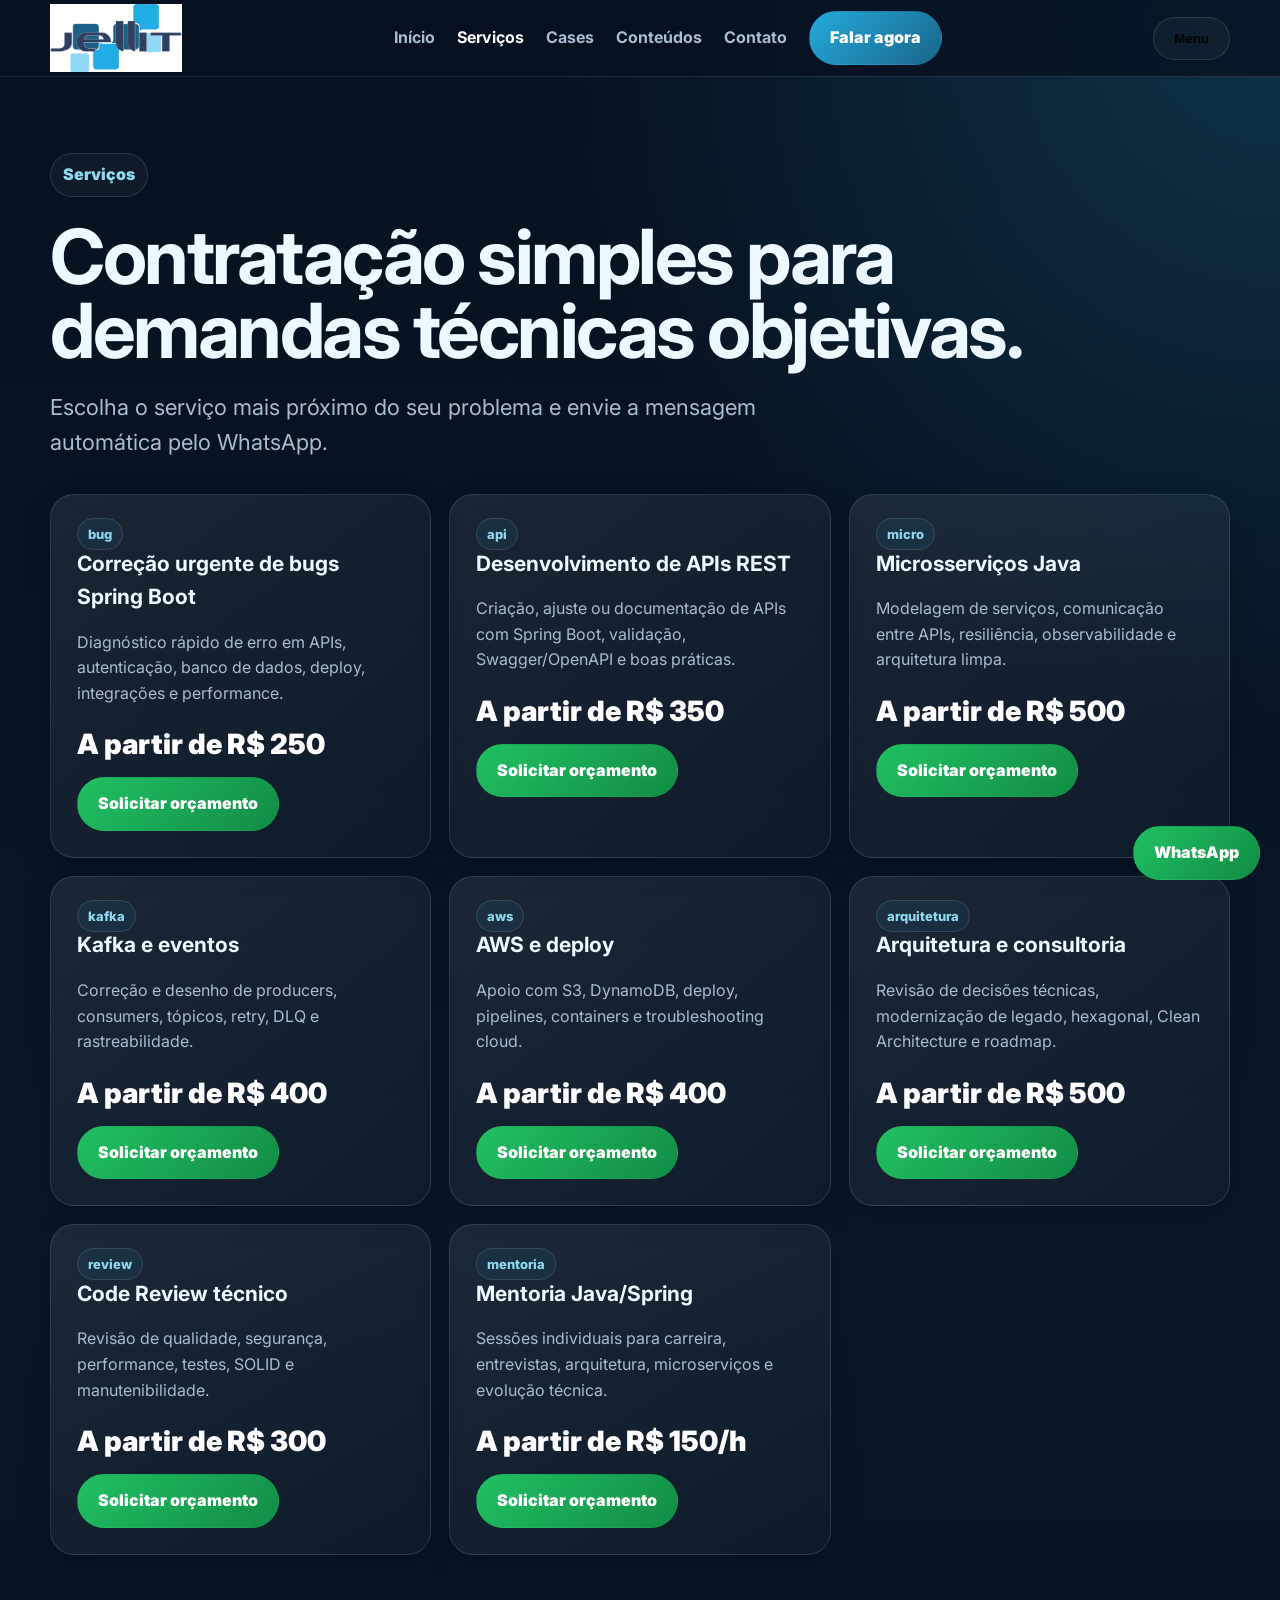
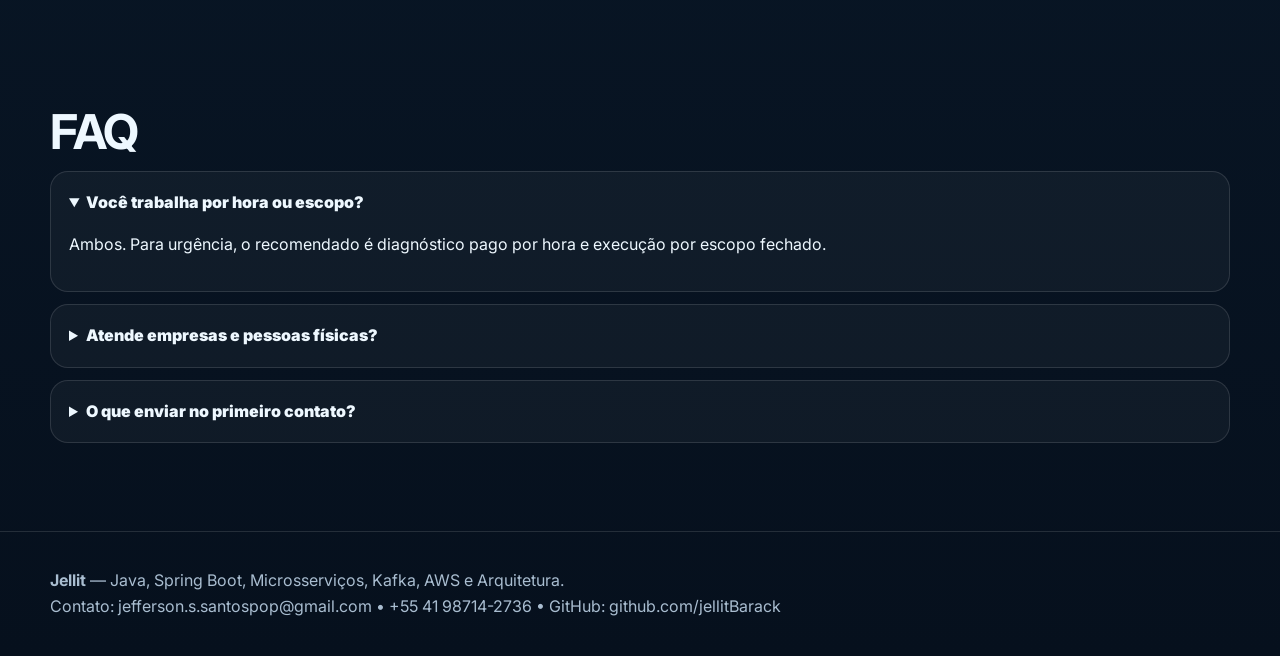
<file: services.html>
<!doctype html><html lang="pt-BR"><head><meta charset="utf-8"><meta name="viewport" content="width=device-width,initial-scale=1"><title>Serviços Jellit | Java, APIs, Kafka, AWS e Arquitetura</title><meta name="description" content="Serviços técnicos sob demanda para Java, Spring Boot, APIs REST, Kafka, AWS, microsserviços, code review e mentoria."><meta name="theme-color" content="#1ea7d8"><link rel="canonical" href="https://SEU-USUARIO.github.io/jellit-site/services.html"><meta property="og:title" content="Serviços Jellit | Java, APIs, Kafka, AWS e Arquitetura"><meta property="og:description" content="Serviços técnicos sob demanda para Java, Spring Boot, APIs REST, Kafka, AWS, microsserviços, code review e mentoria."><meta property="og:type" content="website"><meta property="og:image" content="assets/img/jellit-logo.jpeg"><meta name="twitter:card" content="summary_large_image"><link rel="manifest" href="site.webmanifest"><link rel="icon" href="assets/img/jellit-logo.jpeg"><link rel="preconnect" href="https://fonts.googleapis.com"><link rel="preconnect" href="https://fonts.gstatic.com" crossorigin><link href="https://fonts.googleapis.com/css2?family=Inter:wght@400;700;800;900&display=swap" rel="stylesheet"><link rel="stylesheet" href="css/styles.css"><script type="application/ld+json">{"@context":"https://schema.org","@type":"ProfessionalService","name":"Jellit","description":"Consultoria Java, Spring Boot, microsserviços, APIs REST, Kafka e AWS.","areaServed":"Brasil","email":"jefferson.s.santospop@gmail.com","telephone":"+55 41 98714-2736"}</script></head><body><header class="topbar"><div class="container nav"><a class="brand" href="index.html"><img src="assets/img/jellit-logo.jpeg" alt="Jellit"></a><nav class="menu"><a href="index.html" >Início</a><a href="services.html" style=color:white>Serviços</a><a href="cases.html" >Cases</a><a href="blog.html" >Conteúdos</a><a href="contact.html" >Contato</a><a class="btn btn-primary" data-wa="geral" href="#">Falar agora</a></nav><button class="btn mobile-toggle">Menu</button></div></header><main><section class="section"><div class="container"><span class="eyebrow">Serviços</span><h1>Contratação simples para demandas técnicas objetivas.</h1><p class="lead">Escolha o serviço mais próximo do seu problema e envie a mensagem automática pelo WhatsApp.</p><div class="cards"><article class="card"><span class="tag">bug</span><h3>Correção urgente de bugs Spring Boot</h3><p>Diagnóstico rápido de erro em APIs, autenticação, banco de dados, deploy, integrações e performance.</p><div class="price">A partir de R$ 250</div><a class="btn btn-whats" data-wa="bug" href="#">Solicitar orçamento</a></article><article class="card"><span class="tag">api</span><h3>Desenvolvimento de APIs REST</h3><p>Criação, ajuste ou documentação de APIs com Spring Boot, validação, Swagger/OpenAPI e boas práticas.</p><div class="price">A partir de R$ 350</div><a class="btn btn-whats" data-wa="api" href="#">Solicitar orçamento</a></article><article class="card"><span class="tag">micro</span><h3>Microsserviços Java</h3><p>Modelagem de serviços, comunicação entre APIs, resiliência, observabilidade e arquitetura limpa.</p><div class="price">A partir de R$ 500</div><a class="btn btn-whats" data-wa="micro" href="#">Solicitar orçamento</a></article><article class="card"><span class="tag">kafka</span><h3>Kafka e eventos</h3><p>Correção e desenho de producers, consumers, tópicos, retry, DLQ e rastreabilidade.</p><div class="price">A partir de R$ 400</div><a class="btn btn-whats" data-wa="kafka" href="#">Solicitar orçamento</a></article><article class="card"><span class="tag">aws</span><h3>AWS e deploy</h3><p>Apoio com S3, DynamoDB, deploy, pipelines, containers e troubleshooting cloud.</p><div class="price">A partir de R$ 400</div><a class="btn btn-whats" data-wa="aws" href="#">Solicitar orçamento</a></article><article class="card"><span class="tag">arquitetura</span><h3>Arquitetura e consultoria</h3><p>Revisão de decisões técnicas, modernização de legado, hexagonal, Clean Architecture e roadmap.</p><div class="price">A partir de R$ 500</div><a class="btn btn-whats" data-wa="arquitetura" href="#">Solicitar orçamento</a></article><article class="card"><span class="tag">review</span><h3>Code Review técnico</h3><p>Revisão de qualidade, segurança, performance, testes, SOLID e manutenibilidade.</p><div class="price">A partir de R$ 300</div><a class="btn btn-whats" data-wa="review" href="#">Solicitar orçamento</a></article><article class="card"><span class="tag">mentoria</span><h3>Mentoria Java/Spring</h3><p>Sessões individuais para carreira, entrevistas, arquitetura, microserviços e evolução técnica.</p><div class="price">A partir de R$ 150/h</div><a class="btn btn-whats" data-wa="mentoria" href="#">Solicitar orçamento</a></article></div></div></section><section class="section"><div class="container faq"><h2>FAQ</h2><details open><summary>Você trabalha por hora ou escopo?</summary><p>Ambos. Para urgência, o recomendado é diagnóstico pago por hora e execução por escopo fechado.</p></details><details><summary>Atende empresas e pessoas físicas?</summary><p>Sim. O foco é resolver demandas técnicas específicas em Java, Spring Boot, APIs e arquitetura.</p></details><details><summary>O que enviar no primeiro contato?</summary><p>Erro, stack, repositório se possível, logs sem dados sensíveis, objetivo e prazo desejado.</p></details></div></section></main><a class="btn btn-whats floating-whats" data-wa="geral" href="#">WhatsApp</a><footer class="footer"><div class="container"><strong>Jellit</strong> — Java, Spring Boot, Microsserviços, Kafka, AWS e Arquitetura. <br>Contato: jefferson.s.santospop@gmail.com • +55 41 98714-2736 • GitHub: github.com/jellitBarack</div></footer><script src="js/app.js"></script></body></html>
</file>
<file: css/styles.css>
:root{--bg:#07111f;--panel:#0e1d31;--panel2:#102842;--text:#eef8ff;--muted:#a9bdd0;--line:rgba(255,255,255,.12);--brand:#24aadb;--brand2:#8fd8ee;--accent:#31466d;--ok:#54d6a2;--warn:#ffd166;--shadow:0 20px 60px rgba(0,0,0,.35);--radius:24px;--max:1180px}*{box-sizing:border-box}html{scroll-behavior:smooth}body{margin:0;font-family:Inter,system-ui,-apple-system,Segoe UI,Roboto,Arial,sans-serif;background:radial-gradient(circle at top right,rgba(36,170,219,.22),transparent 28%),linear-gradient(180deg,#07111f,#091727 55%,#06101d);color:var(--text);line-height:1.6}a{color:inherit;text-decoration:none}img{max-width:100%;display:block}.container{width:min(var(--max),calc(100% - 36px));margin:auto}.topbar{position:sticky;top:0;z-index:50;background:rgba(7,17,31,.78);backdrop-filter:blur(16px);border-bottom:1px solid var(--line)}.nav{height:76px;display:flex;align-items:center;justify-content:space-between;gap:20px}.brand{display:flex;align-items:center;gap:14px;font-weight:900;letter-spacing:.5px}.brand img{width:132px;height:auto}.menu{display:flex;gap:22px;align-items:center;color:var(--muted);font-weight:700}.menu a:hover{color:var(--text)}.mobile-toggle{display:none}.btn{display:inline-flex;align-items:center;justify-content:center;gap:10px;border:1px solid var(--line);border-radius:999px;padding:13px 20px;font-weight:900;transition:.2s;background:rgba(255,255,255,.04)}.btn:hover{transform:translateY(-2px);border-color:rgba(255,255,255,.32)}.btn-primary{background:linear-gradient(135deg,var(--brand),#19658a);border-color:transparent;color:white}.btn-whats{background:linear-gradient(135deg,#21c063,#128c45);border-color:transparent;color:white}.btn-ghost{background:transparent}.hero{padding:82px 0 54px;position:relative;overflow:hidden}.grid{display:grid;grid-template-columns:1.1fr .9fr;gap:42px;align-items:center}.eyebrow{display:inline-flex;align-items:center;gap:8px;padding:8px 12px;border:1px solid var(--line);border-radius:999px;color:var(--brand2);font-weight:900;background:rgba(255,255,255,.04)}h1{font-size:clamp(42px,6vw,76px);line-height:.98;margin:22px 0 16px;letter-spacing:-2.5px}.lead{font-size:clamp(18px,2vw,22px);color:var(--muted);max-width:750px}.hero-card{background:linear-gradient(145deg,rgba(255,255,255,.12),rgba(255,255,255,.03));border:1px solid var(--line);border-radius:var(--radius);box-shadow:var(--shadow);padding:26px;position:relative}.hero-logo{background:white;border-radius:28px;padding:30px;margin-bottom:20px}.metrics{display:grid;grid-template-columns:repeat(2,1fr);gap:12px}.metric{padding:18px;border:1px solid var(--line);border-radius:18px;background:rgba(255,255,255,.05)}.metric strong{font-size:32px;display:block;color:var(--brand2)}.actions{display:flex;gap:12px;flex-wrap:wrap;margin-top:28px}.section{padding:76px 0}.section h2{font-size:clamp(32px,4vw,48px);line-height:1.05;margin:0 0 14px;letter-spacing:-1.5px}.section p.sub{color:var(--muted);font-size:18px;max-width:860px}.cards{display:grid;grid-template-columns:repeat(3,1fr);gap:18px;margin-top:34px}.card{padding:26px;border:1px solid var(--line);border-radius:var(--radius);background:linear-gradient(145deg,rgba(255,255,255,.08),rgba(255,255,255,.025));box-shadow:0 10px 30px rgba(0,0,0,.18)}.card h3{margin:0 0 10px;font-size:21px}.card p,.card li{color:var(--muted)}.card ul{padding-left:18px}.taglist{display:flex;gap:10px;flex-wrap:wrap;margin-top:16px}.tag{padding:7px 10px;border:1px solid var(--line);border-radius:999px;color:var(--brand2);font-weight:800;font-size:13px;background:rgba(36,170,219,.08)}.price{font-size:28px;font-weight:900;color:#fff;margin:10px 0}.split{display:grid;grid-template-columns:.85fr 1.15fr;gap:28px;align-items:start}.timeline{border-left:2px solid rgba(36,170,219,.35);padding-left:22px}.timeline-item{margin-bottom:22px}.timeline-item strong{color:#fff}.timeline-item span{color:var(--muted);display:block}.logos{display:grid;grid-template-columns:repeat(5,1fr);gap:12px}.logo-pill{padding:18px;text-align:center;border:1px solid var(--line);border-radius:18px;background:rgba(255,255,255,.04);font-weight:900;color:var(--muted)}.process{display:grid;grid-template-columns:repeat(5,1fr);gap:14px;margin-top:30px}.step{padding:22px;border:1px solid var(--line);border-radius:22px;background:rgba(255,255,255,.045)}.step b{display:flex;width:34px;height:34px;align-items:center;justify-content:center;border-radius:50%;background:var(--brand);margin-bottom:12px}.faq details{border:1px solid var(--line);border-radius:18px;padding:18px;margin:12px 0;background:rgba(255,255,255,.04)}.faq summary{cursor:pointer;font-weight:900}.contact-box{display:grid;grid-template-columns:1fr 1fr;gap:26px}.form{display:grid;gap:14px}.form input,.form textarea,.form select{width:100%;padding:14px 16px;border:1px solid var(--line);border-radius:16px;background:rgba(255,255,255,.06);color:var(--text);font:inherit}.form textarea{min-height:145px}.notice{padding:14px 16px;border-left:4px solid var(--warn);border-radius:14px;background:rgba(255,209,102,.09);color:#ffe9ae}.footer{padding:36px 0;border-top:1px solid var(--line);color:var(--muted)}.floating-whats{position:fixed;right:20px;bottom:20px;z-index:60}.kpi-strip{display:grid;grid-template-columns:repeat(4,1fr);gap:14px;margin-top:28px}.kbd{font-family:ui-monospace,Menlo,monospace;background:rgba(255,255,255,.08);border:1px solid var(--line);border-radius:8px;padding:2px 6px}.post{max-width:850px}.post h1{font-size:48px}.post pre{background:#020814;border:1px solid var(--line);border-radius:18px;padding:18px;overflow:auto}.post code{color:#d6f4ff}.sr-only{position:absolute;left:-9999px}@media(max-width:900px){.grid,.split,.contact-box{grid-template-columns:1fr}.cards{grid-template-columns:1fr}.process,.logos,.kpi-strip{grid-template-columns:repeat(2,1fr)}.menu{display:none;position:absolute;left:18px;right:18px;top:76px;flex-direction:column;align-items:flex-start;background:#07111f;border:1px solid var(--line);border-radius:20px;padding:18px}.menu.open{display:flex}.mobile-toggle{display:inline-flex}.brand img{width:112px}.hero{padding-top:48px}}@media(max-width:560px){.process,.logos,.kpi-strip,.metrics{grid-template-columns:1fr}.actions .btn{width:100%}}
</file>
